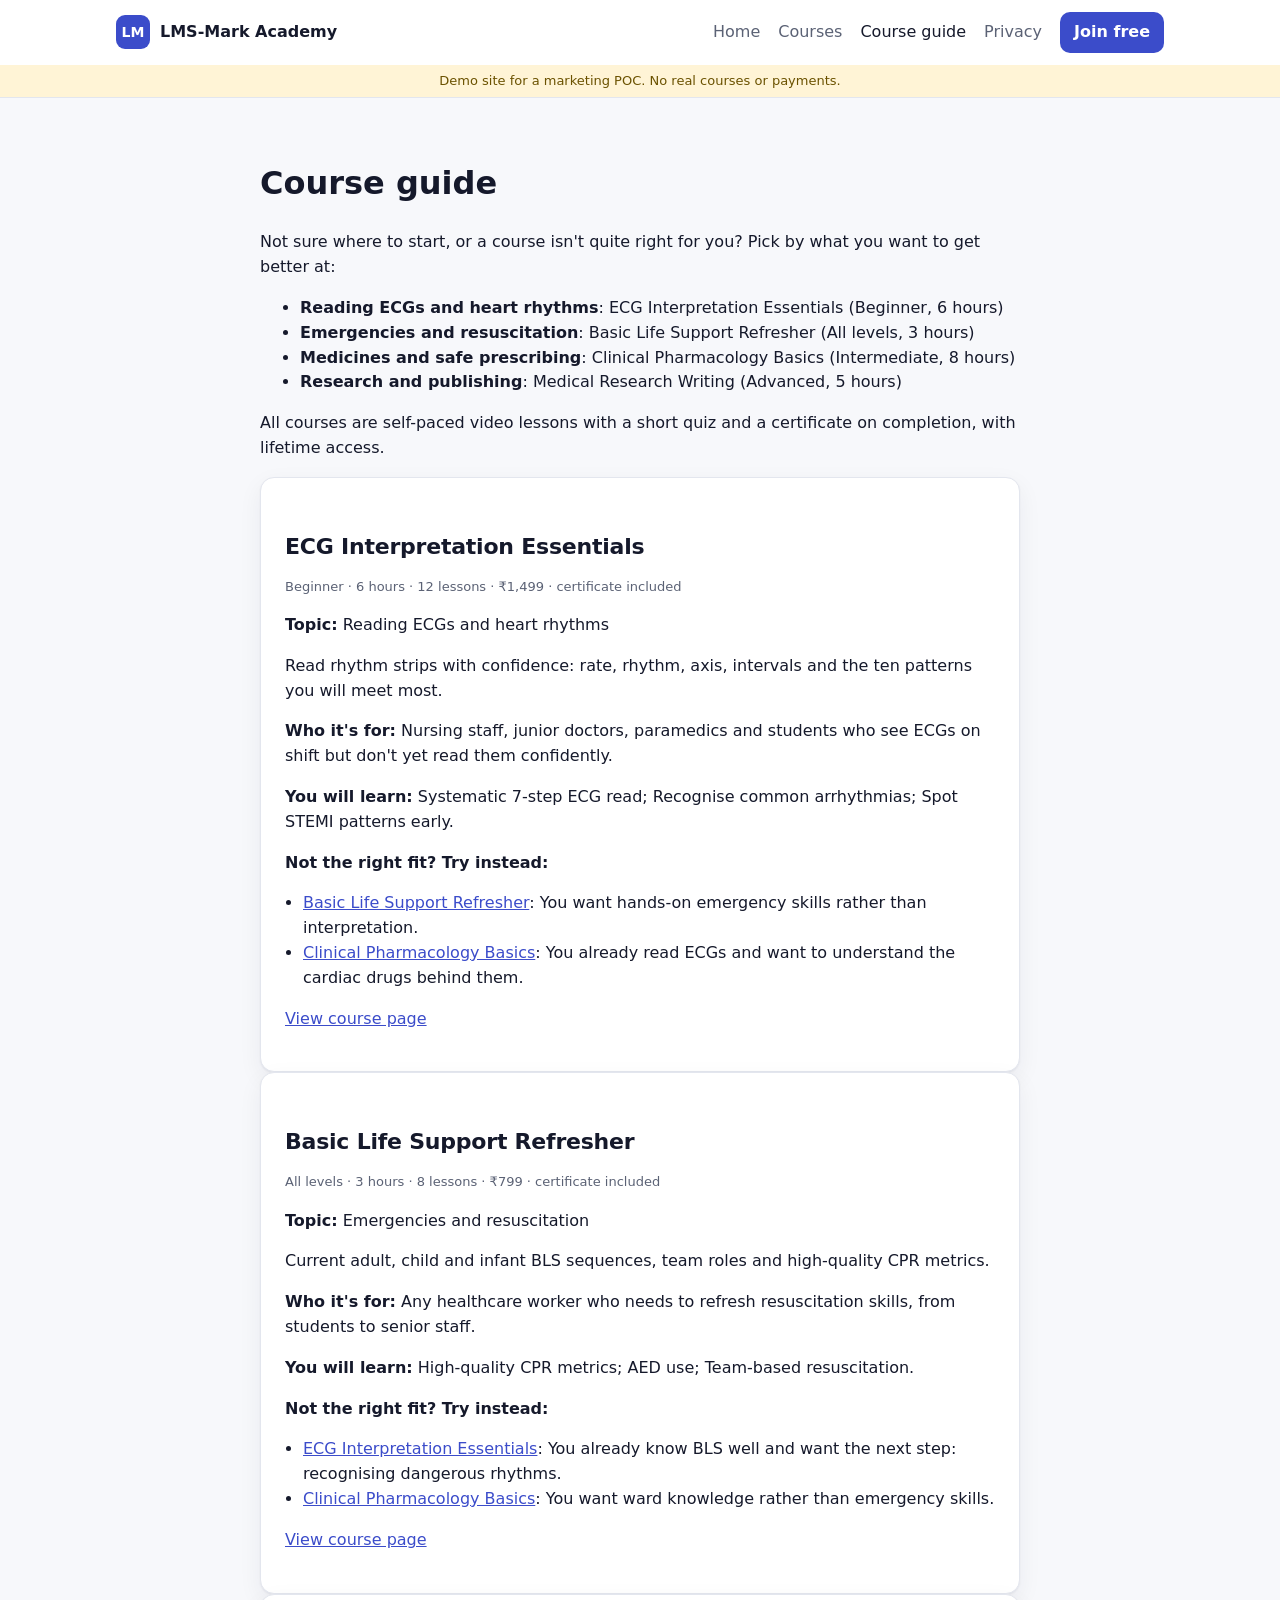
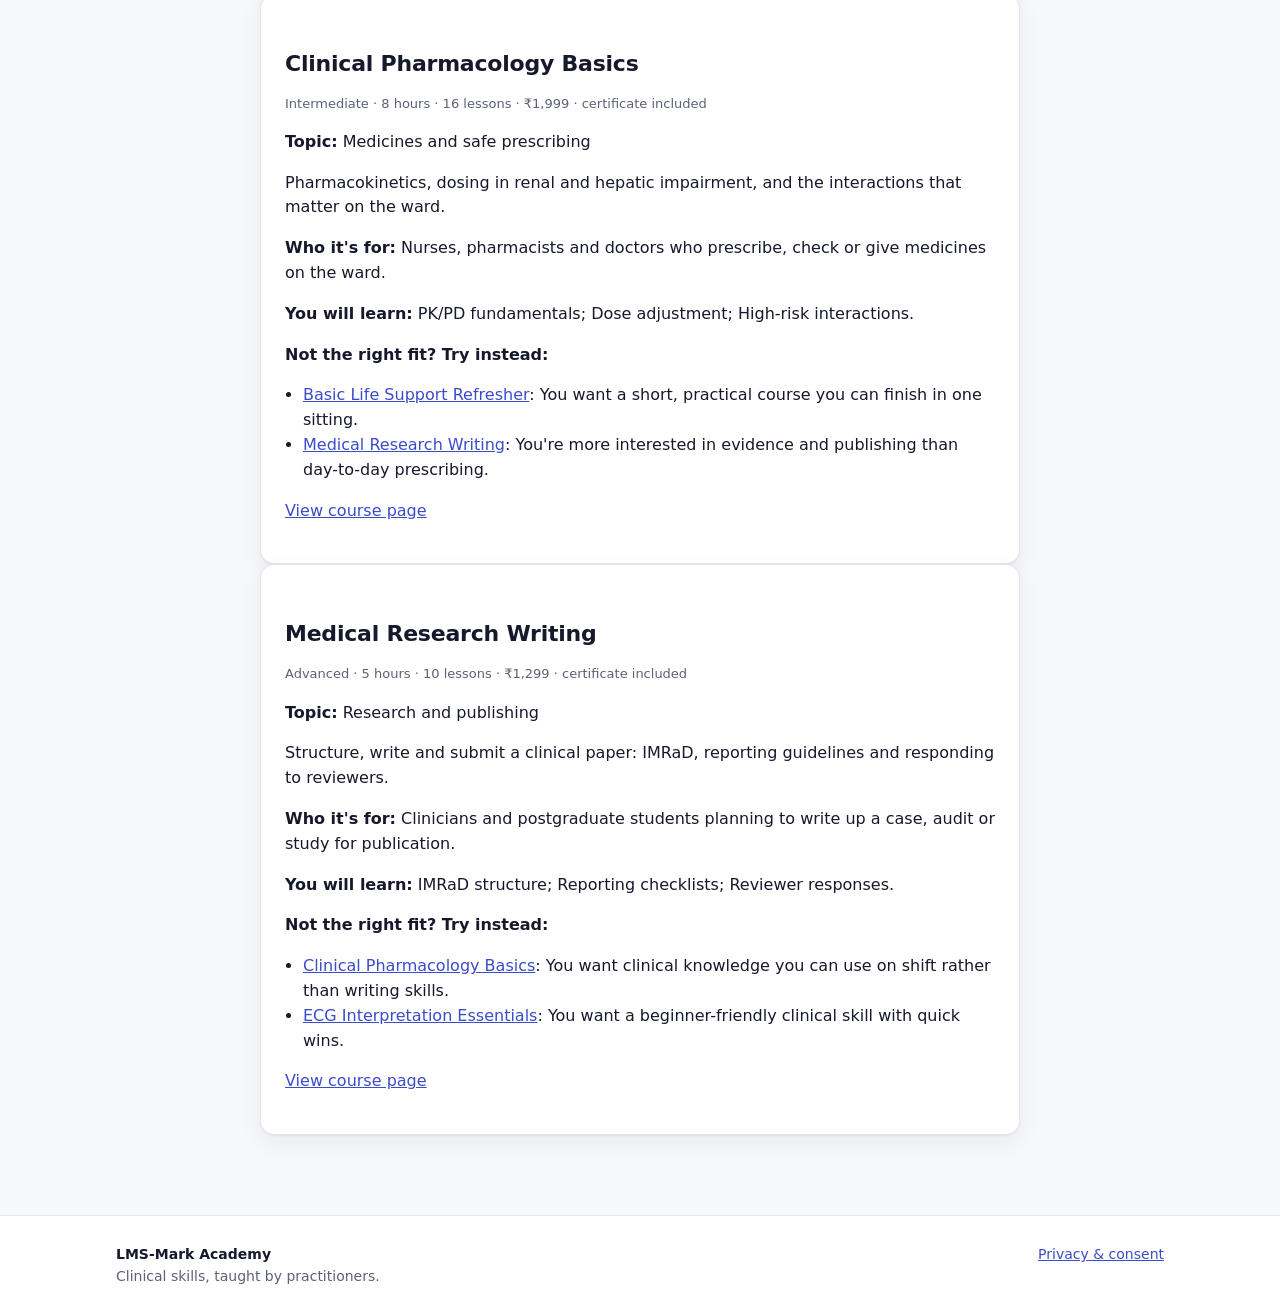
<file: site/course-guide.html>
<!doctype html>
<html lang="en">
<head>
  <meta charset="utf-8">
  <meta name="viewport" content="width=device-width, initial-scale=1">
  <title>Course guide · LMS-Mark Academy</title>
  <meta name="description" content="Every LMS-Mark Academy course: who it's for, what you learn, price, and which course to try instead.">
  <link rel="stylesheet" href="styles.css?v=9">
  <script src="zoho-config.js?v=9"></script>
  <script src="courses.js?v=9"></script>
  <script src="app.js?v=9"></script>
</head>
<body data-page="guide">
  <header id="site-header"></header>
  <!-- GENERATED by admin/catalog.py from data/courses.json. Do not edit by hand. -->
  <main class="wrap prose">
    <h1>Course guide</h1>
    <p>Not sure where to start, or a course isn't quite right for you? Pick by what you want to get better at:</p>
    <ul><li><strong>Reading ECGs and heart rhythms</strong>: ECG Interpretation Essentials (Beginner, 6 hours)</li><li><strong>Emergencies and resuscitation</strong>: Basic Life Support Refresher (All levels, 3 hours)</li><li><strong>Medicines and safe prescribing</strong>: Clinical Pharmacology Basics (Intermediate, 8 hours)</li><li><strong>Research and publishing</strong>: Medical Research Writing (Advanced, 5 hours)</li></ul>
    <p>All courses are self-paced video lessons with a short quiz and a certificate on completion, with lifetime access.</p>
    
    <article class="panel guide-course" id="ecg-101">
      <h2>ECG Interpretation Essentials</h2>
      <p class="meta">Beginner · 6 hours · 12 lessons · ₹1,499 · certificate included</p>
      <p><strong>Topic:</strong> Reading ECGs and heart rhythms</p>
      <p>Read rhythm strips with confidence: rate, rhythm, axis, intervals and the ten patterns you will meet most.</p>
      <p><strong>Who it's for:</strong> Nursing staff, junior doctors, paramedics and students who see ECGs on shift but don&#x27;t yet read them confidently.</p>
      <p><strong>You will learn:</strong> Systematic 7-step ECG read; Recognise common arrhythmias; Spot STEMI patterns early.</p>
      <p><strong>Not the right fit? Try instead:</strong></p>
      <ul><li><a href="#bls-201">Basic Life Support Refresher</a>: You want hands-on emergency skills rather than interpretation.</li><li><a href="#pharm-110">Clinical Pharmacology Basics</a>: You already read ECGs and want to understand the cardiac drugs behind them.</li></ul>
      <p><a href="https://academy.lms-mark.website/course.html?id=ecg-101">View course page</a></p>
    </article>
    <article class="panel guide-course" id="bls-201">
      <h2>Basic Life Support Refresher</h2>
      <p class="meta">All levels · 3 hours · 8 lessons · ₹799 · certificate included</p>
      <p><strong>Topic:</strong> Emergencies and resuscitation</p>
      <p>Current adult, child and infant BLS sequences, team roles and high-quality CPR metrics.</p>
      <p><strong>Who it's for:</strong> Any healthcare worker who needs to refresh resuscitation skills, from students to senior staff.</p>
      <p><strong>You will learn:</strong> High-quality CPR metrics; AED use; Team-based resuscitation.</p>
      <p><strong>Not the right fit? Try instead:</strong></p>
      <ul><li><a href="#ecg-101">ECG Interpretation Essentials</a>: You already know BLS well and want the next step: recognising dangerous rhythms.</li><li><a href="#pharm-110">Clinical Pharmacology Basics</a>: You want ward knowledge rather than emergency skills.</li></ul>
      <p><a href="https://academy.lms-mark.website/course.html?id=bls-201">View course page</a></p>
    </article>
    <article class="panel guide-course" id="pharm-110">
      <h2>Clinical Pharmacology Basics</h2>
      <p class="meta">Intermediate · 8 hours · 16 lessons · ₹1,999 · certificate included</p>
      <p><strong>Topic:</strong> Medicines and safe prescribing</p>
      <p>Pharmacokinetics, dosing in renal and hepatic impairment, and the interactions that matter on the ward.</p>
      <p><strong>Who it's for:</strong> Nurses, pharmacists and doctors who prescribe, check or give medicines on the ward.</p>
      <p><strong>You will learn:</strong> PK/PD fundamentals; Dose adjustment; High-risk interactions.</p>
      <p><strong>Not the right fit? Try instead:</strong></p>
      <ul><li><a href="#bls-201">Basic Life Support Refresher</a>: You want a short, practical course you can finish in one sitting.</li><li><a href="#research-300">Medical Research Writing</a>: You&#x27;re more interested in evidence and publishing than day-to-day prescribing.</li></ul>
      <p><a href="https://academy.lms-mark.website/course.html?id=pharm-110">View course page</a></p>
    </article>
    <article class="panel guide-course" id="research-300">
      <h2>Medical Research Writing</h2>
      <p class="meta">Advanced · 5 hours · 10 lessons · ₹1,299 · certificate included</p>
      <p><strong>Topic:</strong> Research and publishing</p>
      <p>Structure, write and submit a clinical paper: IMRaD, reporting guidelines and responding to reviewers.</p>
      <p><strong>Who it's for:</strong> Clinicians and postgraduate students planning to write up a case, audit or study for publication.</p>
      <p><strong>You will learn:</strong> IMRaD structure; Reporting checklists; Reviewer responses.</p>
      <p><strong>Not the right fit? Try instead:</strong></p>
      <ul><li><a href="#pharm-110">Clinical Pharmacology Basics</a>: You want clinical knowledge you can use on shift rather than writing skills.</li><li><a href="#ecg-101">ECG Interpretation Essentials</a>: You want a beginner-friendly clinical skill with quick wins.</li></ul>
      <p><a href="https://academy.lms-mark.website/course.html?id=research-300">View course page</a></p>
    </article>
  </main>
  <footer id="site-footer"></footer>
</body>
</html>
</file>
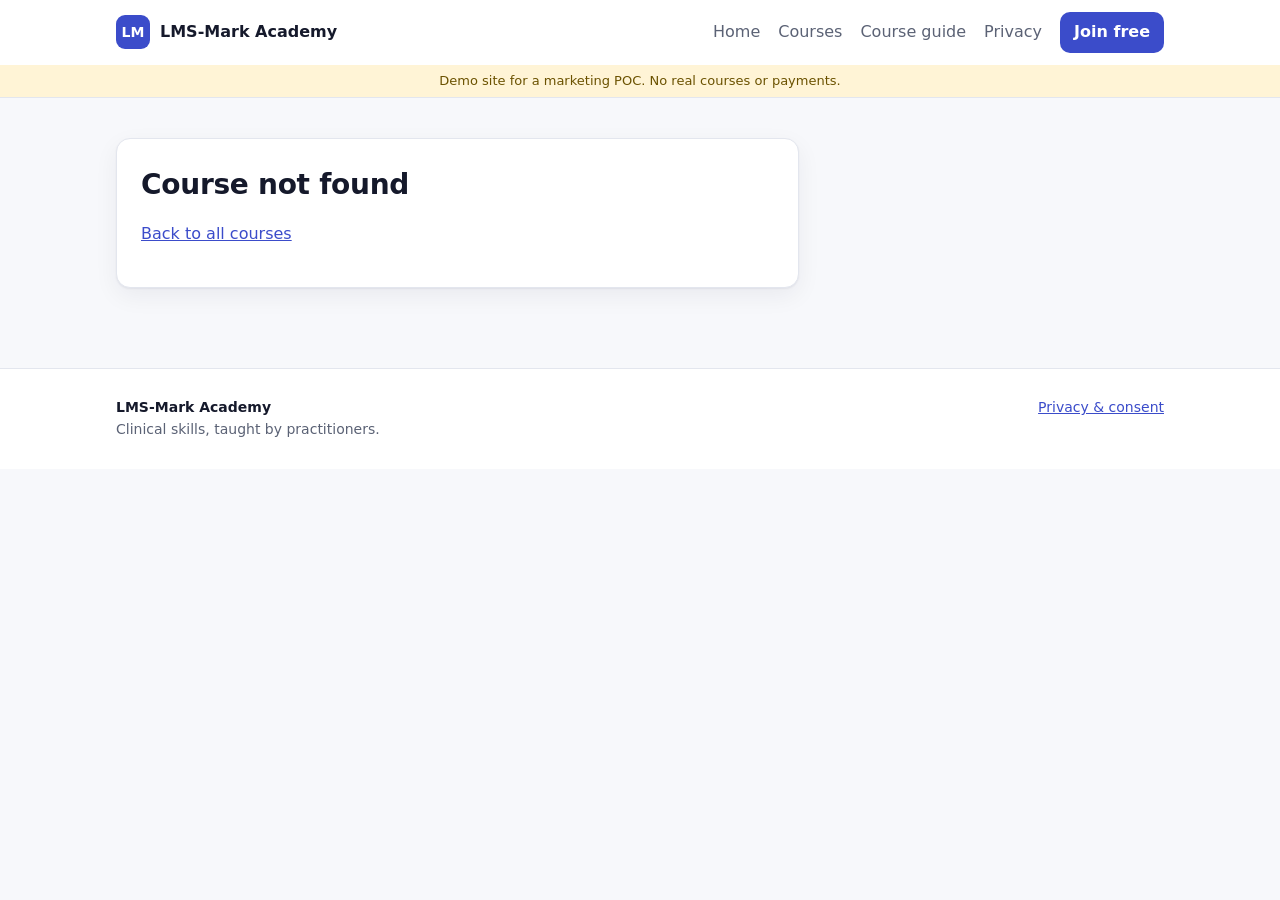
<file: site/course.html>
<!doctype html>
<html lang="en">
<head>
  <meta charset="utf-8">
  <meta name="viewport" content="width=device-width, initial-scale=1">
  <title>Course · LMS-Mark Academy</title>
  <link rel="stylesheet" href="styles.css?v=9">
  <script src="zoho-config.js?v=9"></script>
  <script src="courses.js?v=9"></script>
  <script src="app.js?v=9"></script>
</head>
<body data-page="course">
  <header id="site-header"></header>

  <main class="wrap">
    <div class="detail" id="detail"></div>
  </main>

  <footer id="site-footer"></footer>

  <script>
    const id = new URLSearchParams(location.search).get("id");
    const c = window.COURSES.find((x) => x.id === id);
    const el = document.getElementById("detail");
    if (!c) {
      el.innerHTML = `<div class="panel"><h2>Course not found</h2><p><a href="courses.html">Back to all courses</a></p></div>`;
    } else {
      document.title = `${c.title} · LMS-Mark Academy`;
      el.innerHTML = `
        <div class="panel">
          <span class="meta">${c.level} · ${c.duration} · ${c.lessons} lessons</span>
          <h2 style="margin-top:6px">${c.title}</h2>
          <p>${c.summary}</p>
          <h3>What you will learn</h3>
          <ul>${c.outcomes.map((o) => `<li>${o}</li>`).join("")}</ul>
        </div>
        <aside class="panel">
          <div class="price" style="font-size:28px">${formatPrice(c.price)}</div>
          <p class="muted">Lifetime access · Certificate on completion</p>
          <a class="btn" style="display:block;text-align:center" href="index.html#join">Enrol (demo)</a>
          <p class="meta" style="margin-top:12px">Demo site: enrolment and payment are simulated by the POC event simulator.
          Join the academy to get course updates, or ask a question in the chat.</p>
        </aside>`;
    }
  </script>
</body>
</html>
</file>
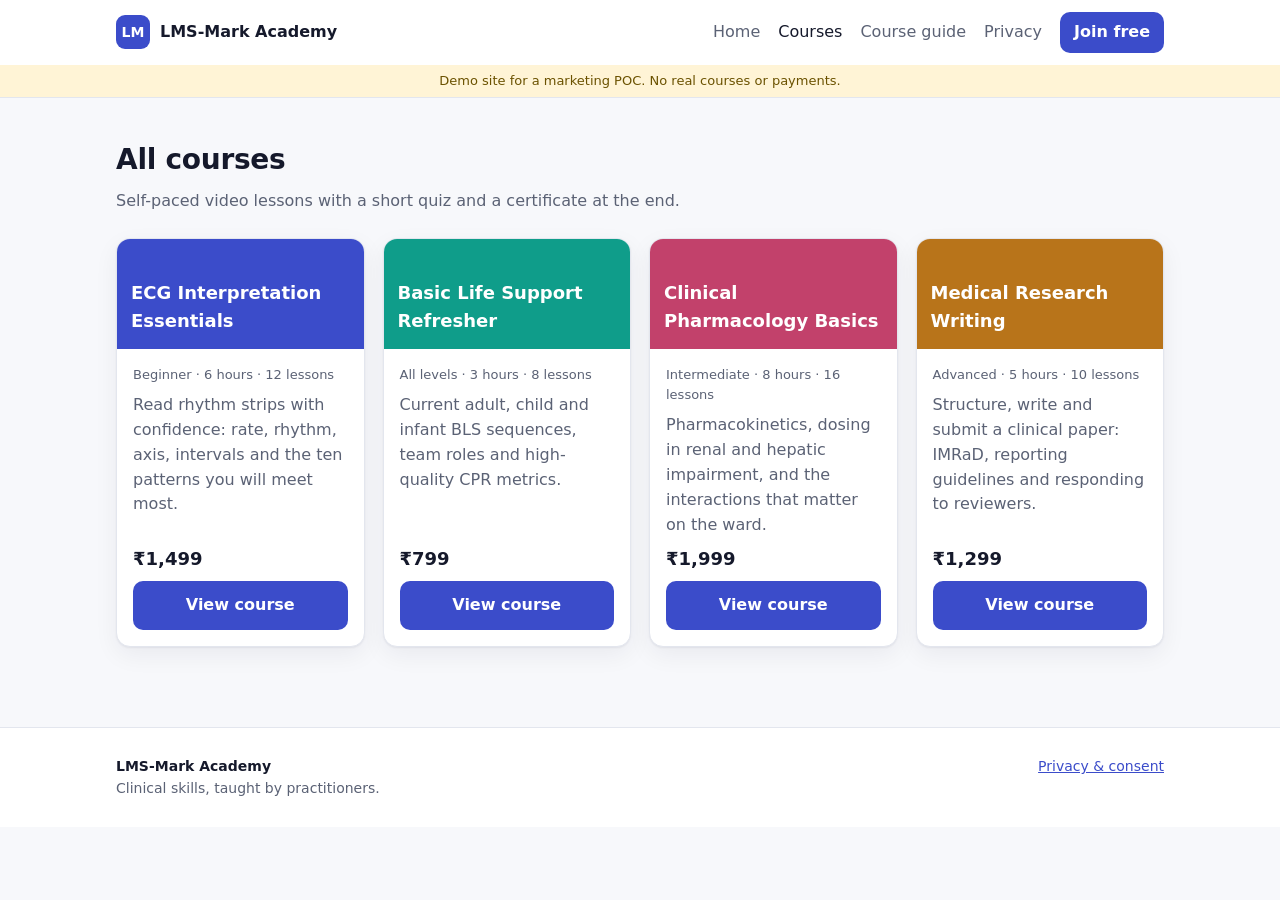
<file: site/courses.html>
<!doctype html>
<html lang="en">
<head>
  <meta charset="utf-8">
  <meta name="viewport" content="width=device-width, initial-scale=1">
  <title>Courses · LMS-Mark Academy</title>
  <link rel="stylesheet" href="styles.css?v=9">
  <script src="zoho-config.js?v=9"></script>
  <script src="courses.js?v=9"></script>
  <script src="app.js?v=9"></script>
</head>
<body data-page="courses">
  <header id="site-header"></header>

  <main>
    <section>
      <div class="wrap">
        <h2>All courses</h2>
        <p class="section-lead">Self-paced video lessons with a short quiz and a certificate at the end.</p>
        <div class="grid" id="catalog"></div>
      </div>
    </section>
  </main>

  <footer id="site-footer"></footer>

  <script>
    const palette = ["#3b4cca", "#0f9d8a", "#c2416b", "#b8741a"];
    document.getElementById("catalog").innerHTML = window.COURSES.map((c, i) => `
      <article class="card">
        <div class="card-art" style="background:${palette[i % palette.length]}">${c.title}</div>
        <div class="card-body">
          <span class="meta">${c.level} · ${c.duration} · ${c.lessons} lessons</span>
          <p class="muted" style="margin:0">${c.summary}</p>
          <span class="price">${formatPrice(c.price)}</span>
          <a class="btn" href="course.html?id=${c.id}">View course</a>
        </div>
      </article>`).join("");
  </script>
</body>
</html>
</file>
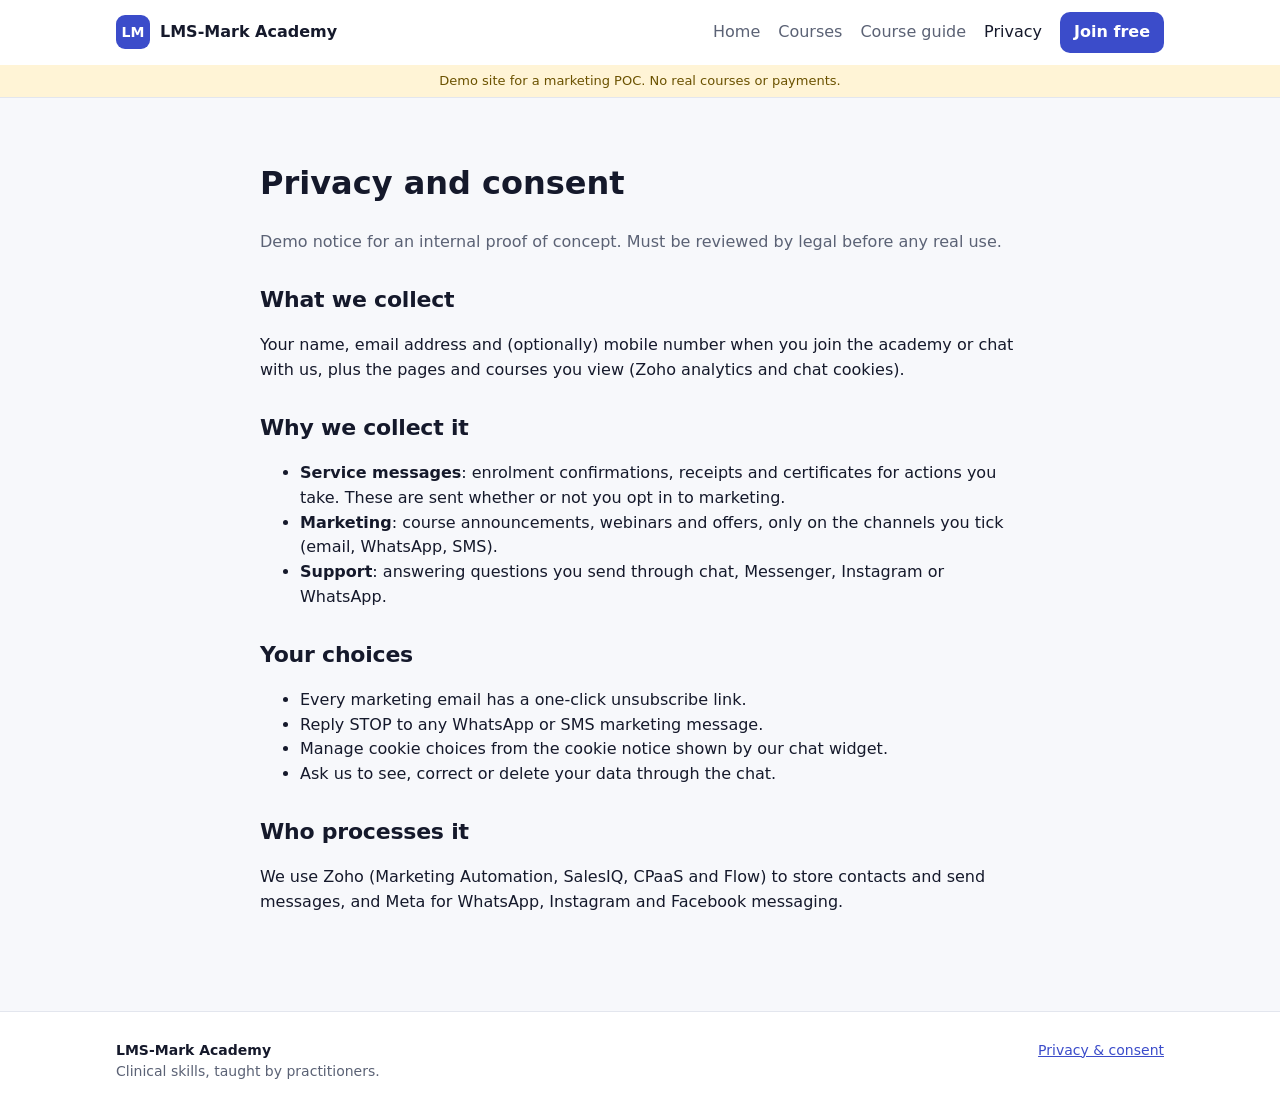
<file: site/privacy.html>
<!doctype html>
<html lang="en">
<head>
  <meta charset="utf-8">
  <meta name="viewport" content="width=device-width, initial-scale=1">
  <title>Privacy · LMS-Mark Academy</title>
  <link rel="stylesheet" href="styles.css?v=9">
  <script src="zoho-config.js?v=9"></script>
  <script src="courses.js?v=9"></script>
  <script src="app.js?v=9"></script>
</head>
<body data-page="privacy">
  <header id="site-header"></header>

  <main class="wrap prose">
    <h1>Privacy and consent</h1>
    <p class="muted">Demo notice for an internal proof of concept. Must be reviewed by legal before any real use.</p>

    <h2>What we collect</h2>
    <p>Your name, email address and (optionally) mobile number when you join the academy or chat with us,
    plus the pages and courses you view (Zoho analytics and chat cookies).</p>

    <h2>Why we collect it</h2>
    <ul>
      <li><strong>Service messages</strong>: enrolment confirmations, receipts and certificates for actions you take. These are sent whether or not you opt in to marketing.</li>
      <li><strong>Marketing</strong>: course announcements, webinars and offers, only on the channels you tick (email, WhatsApp, SMS).</li>
      <li><strong>Support</strong>: answering questions you send through chat, Messenger, Instagram or WhatsApp.</li>
    </ul>

    <h2>Your choices</h2>
    <ul>
      <li>Every marketing email has a one-click unsubscribe link.</li>
      <li>Reply STOP to any WhatsApp or SMS marketing message.</li>
      <li>Manage cookie choices from the cookie notice shown by our chat widget.</li>
      <li>Ask us to see, correct or delete your data through the chat.</li>
    </ul>

    <h2>Who processes it</h2>
    <p>We use Zoho (Marketing Automation, SalesIQ, CPaaS and Flow) to store contacts and send messages, and Meta for WhatsApp, Instagram and Facebook messaging.</p>
  </main>

  <footer id="site-footer"></footer>
</body>
</html>
</file>
<file: site/styles.css>
:root {
  --bg: #f7f8fb;
  --surface: #ffffff;
  --text: #15192b;
  --muted: #5b6275;
  --line: #e3e6ee;
  --brand: #3b4cca;
  --brand-ink: #ffffff;
  --accent: #0f9d8a;
  --ribbon: #fff4d6;
  --ribbon-ink: #6b5200;
  --radius: 14px;
  --shadow: 0 1px 2px rgba(20, 25, 45, .06), 0 8px 24px rgba(20, 25, 45, .06);
}

* { box-sizing: border-box; }
html { -webkit-text-size-adjust: 100%; }
body {
  margin: 0;
  font-family: "Inter", system-ui, -apple-system, "Segoe UI", Roboto, sans-serif;
  background: var(--bg);
  color: var(--text);
  line-height: 1.55;
}
a { color: var(--brand); }
img { max-width: 100%; }
.wrap { max-width: 1080px; margin: 0 auto; padding: 0 16px; }
.muted { color: var(--muted); }

/* Header */
#site-header { background: var(--surface); border-bottom: 1px solid var(--line); position: sticky; top: 0; z-index: 10; }
.nav { display: flex; align-items: center; justify-content: space-between; gap: 12px; padding-top: 12px; padding-bottom: 12px; flex-wrap: wrap; }
.brand { display: flex; align-items: center; gap: 10px; font-weight: 700; color: var(--text); text-decoration: none; }
.logo { display: grid; place-items: center; width: 34px; height: 34px; border-radius: 9px; background: var(--brand); color: var(--brand-ink); font-size: 14px; }
nav { display: flex; align-items: center; gap: 18px; flex-wrap: wrap; }
nav a { color: var(--muted); text-decoration: none; font-weight: 500; }
nav a[aria-current="page"] { color: var(--text); }
.poc-ribbon { background: var(--ribbon); color: var(--ribbon-ink); text-align: center; font-size: 13px; padding: 6px 16px; }

/* Buttons */
.btn { display: inline-block; background: var(--brand); color: var(--brand-ink); border: 0; border-radius: 10px; padding: 12px 20px; font: inherit; font-weight: 600; text-decoration: none; cursor: pointer; }
.btn:hover { filter: brightness(1.08); }
.btn-small { padding: 8px 14px; color: var(--brand-ink) !important; }
.btn-ghost { background: transparent; color: var(--text); border: 1px solid var(--line); }

/* Hero */
.hero { padding: 64px 0 48px; }
.hero h1 { font-size: clamp(30px, 5vw, 48px); line-height: 1.1; margin: 0 0 16px; letter-spacing: -.02em; }
.hero p { font-size: 18px; color: var(--muted); max-width: 620px; margin: 0 0 24px; }
.hero-actions { display: flex; gap: 12px; flex-wrap: wrap; }
.stats { display: flex; gap: 32px; margin-top: 36px; flex-wrap: wrap; }
.stats strong { display: block; font-size: 24px; }

/* Sections */
section { padding: 40px 0; }
h2 { font-size: 28px; margin: 0 0 8px; letter-spacing: -.01em; }
.section-lead { color: var(--muted); margin: 0 0 24px; }

/* Course cards */
.grid { display: grid; grid-template-columns: repeat(auto-fill, minmax(240px, 1fr)); gap: 18px; }
.card { background: var(--surface); border: 1px solid var(--line); border-radius: var(--radius); box-shadow: var(--shadow); overflow: hidden; display: flex; flex-direction: column; }
.card-art { height: 110px; display: flex; align-items: flex-end; padding: 14px; color: #fff; font-weight: 700; font-size: 18px; }
.card-body { padding: 16px; display: flex; flex-direction: column; gap: 8px; flex: 1; }
.card-body h3 { margin: 0; font-size: 17px; }
.meta { font-size: 13px; color: var(--muted); }
.price { font-weight: 700; font-size: 18px; margin-top: auto; }
.card a.btn { text-align: center; }

/* Course detail */
.detail { display: grid; grid-template-columns: 2fr 1fr; gap: 24px; padding: 40px 0; }
.panel { background: var(--surface); border: 1px solid var(--line); border-radius: var(--radius); box-shadow: var(--shadow); padding: 24px; }
.panel ul { padding-left: 18px; }
@media (max-width: 760px) { .detail { grid-template-columns: 1fr; } }

/* Join */
.join { display: grid; grid-template-columns: 1fr 1fr; gap: 24px; align-items: start; }
@media (max-width: 760px) { .join { grid-template-columns: 1fr; } }
.consent-list { padding-left: 18px; color: var(--muted); }
.placeholder { border: 2px dashed var(--line); border-radius: var(--radius); padding: 28px; text-align: center; color: var(--muted); background: var(--surface); }
code { background: #eef0f6; padding: 1px 6px; border-radius: 6px; font-size: .9em; }

/* Footer */
#site-footer { border-top: 1px solid var(--line); background: var(--surface); padding: 28px 0; margin-top: 40px; }
.footer-grid { display: flex; justify-content: space-between; gap: 16px; flex-wrap: wrap; font-size: 14px; }

/* Cookie banner */
.cookie-banner { position: fixed; left: 16px; right: 16px; bottom: 16px; max-width: 720px; margin: 0 auto; background: var(--surface); border: 1px solid var(--line); border-radius: var(--radius); box-shadow: var(--shadow); padding: 16px; z-index: 50; display: flex; gap: 16px; align-items: center; flex-wrap: wrap; }
.cookie-banner p { margin: 0; flex: 1 1 320px; font-size: 14px; }
.cookie-actions { display: flex; gap: 8px; }

/* Prose */
.prose { max-width: 760px; padding: 40px 0; }
.prose h2 { margin-top: 28px; font-size: 22px; }

/* Zoho sign-up form: fit the card and phone widths (Zoho ships fixed 600px blocks) */
#zma-form-slot { min-width: 0; }
#zma-form-slot #SIGNUP_PAGE { background: transparent !important; padding: 0 !important; }
#zma-form-slot #imgBlock { display: none !important; }
#zma-form-slot #signupMainDiv,
#zma-form-slot table,
#zma-form-slot input[type="text"],
#zma-form-slot input[type="email"] { max-width: 100% !important; box-sizing: border-box; }
/* Zoho's success message is absolutely positioned over the email field; show it above the form instead */
#zma-form-slot #Zc_SignupSuccess { position: static !important; width: auto !important; margin: 0 0 12px !important; word-break: normal !important; }
#zma-form-slot #signupSuccessMsg { color: #1e6b52 !important; font-size: 15px !important; }
</file>
